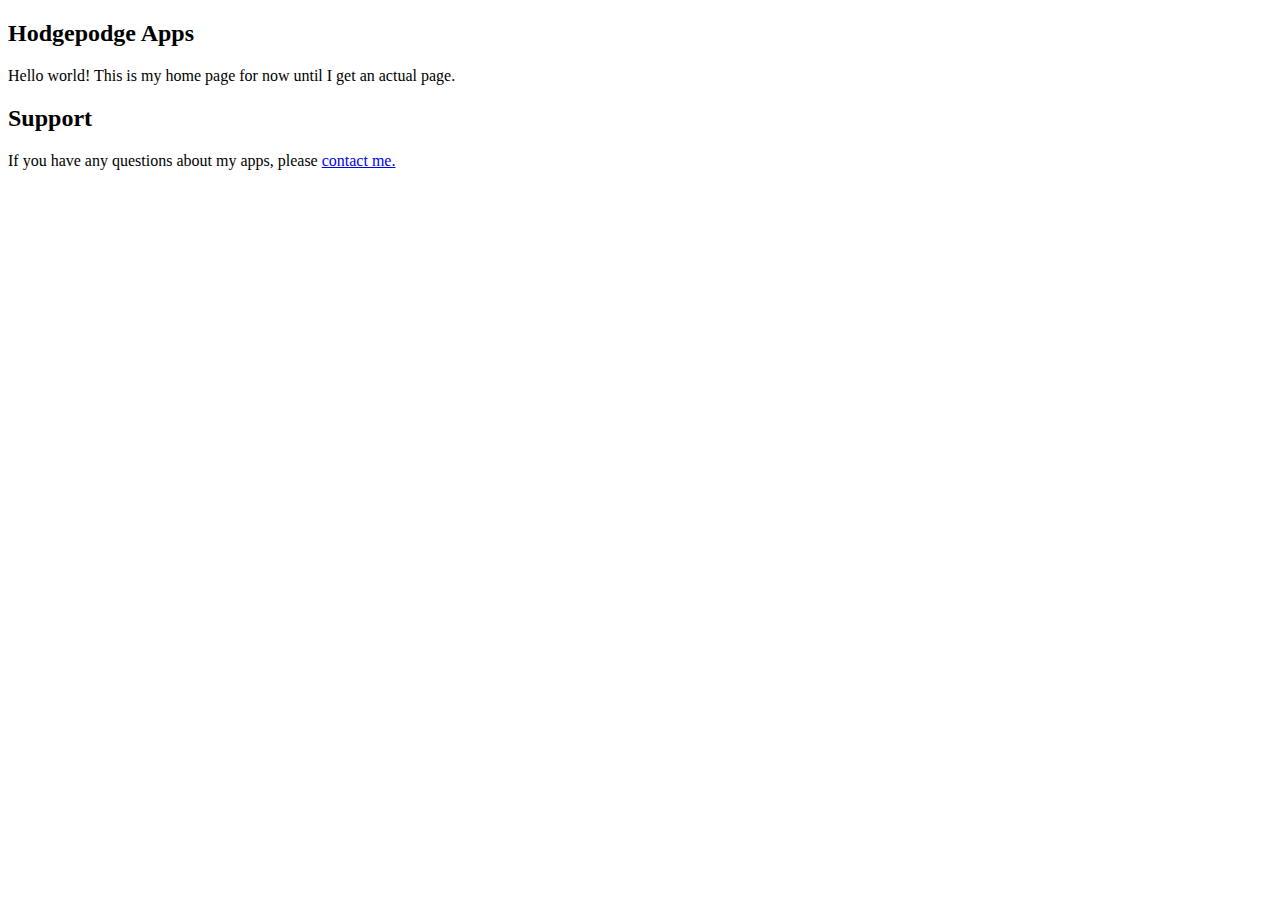
<file: index.html>
<!DOCTYPE html>
<html lang="en">
<body>
	<h2>Hodgepodge Apps</h2>
	<p>Hello world! This is my home page for now until I get an actual page.</p>
	<h2>Support</h2>
	<p>If you have any questions about my apps, please <a href="mailto:casey@hodgepodgeapps.com?subject=Support%20Request">contact me.</a></p>
</body>
</html>
</file>
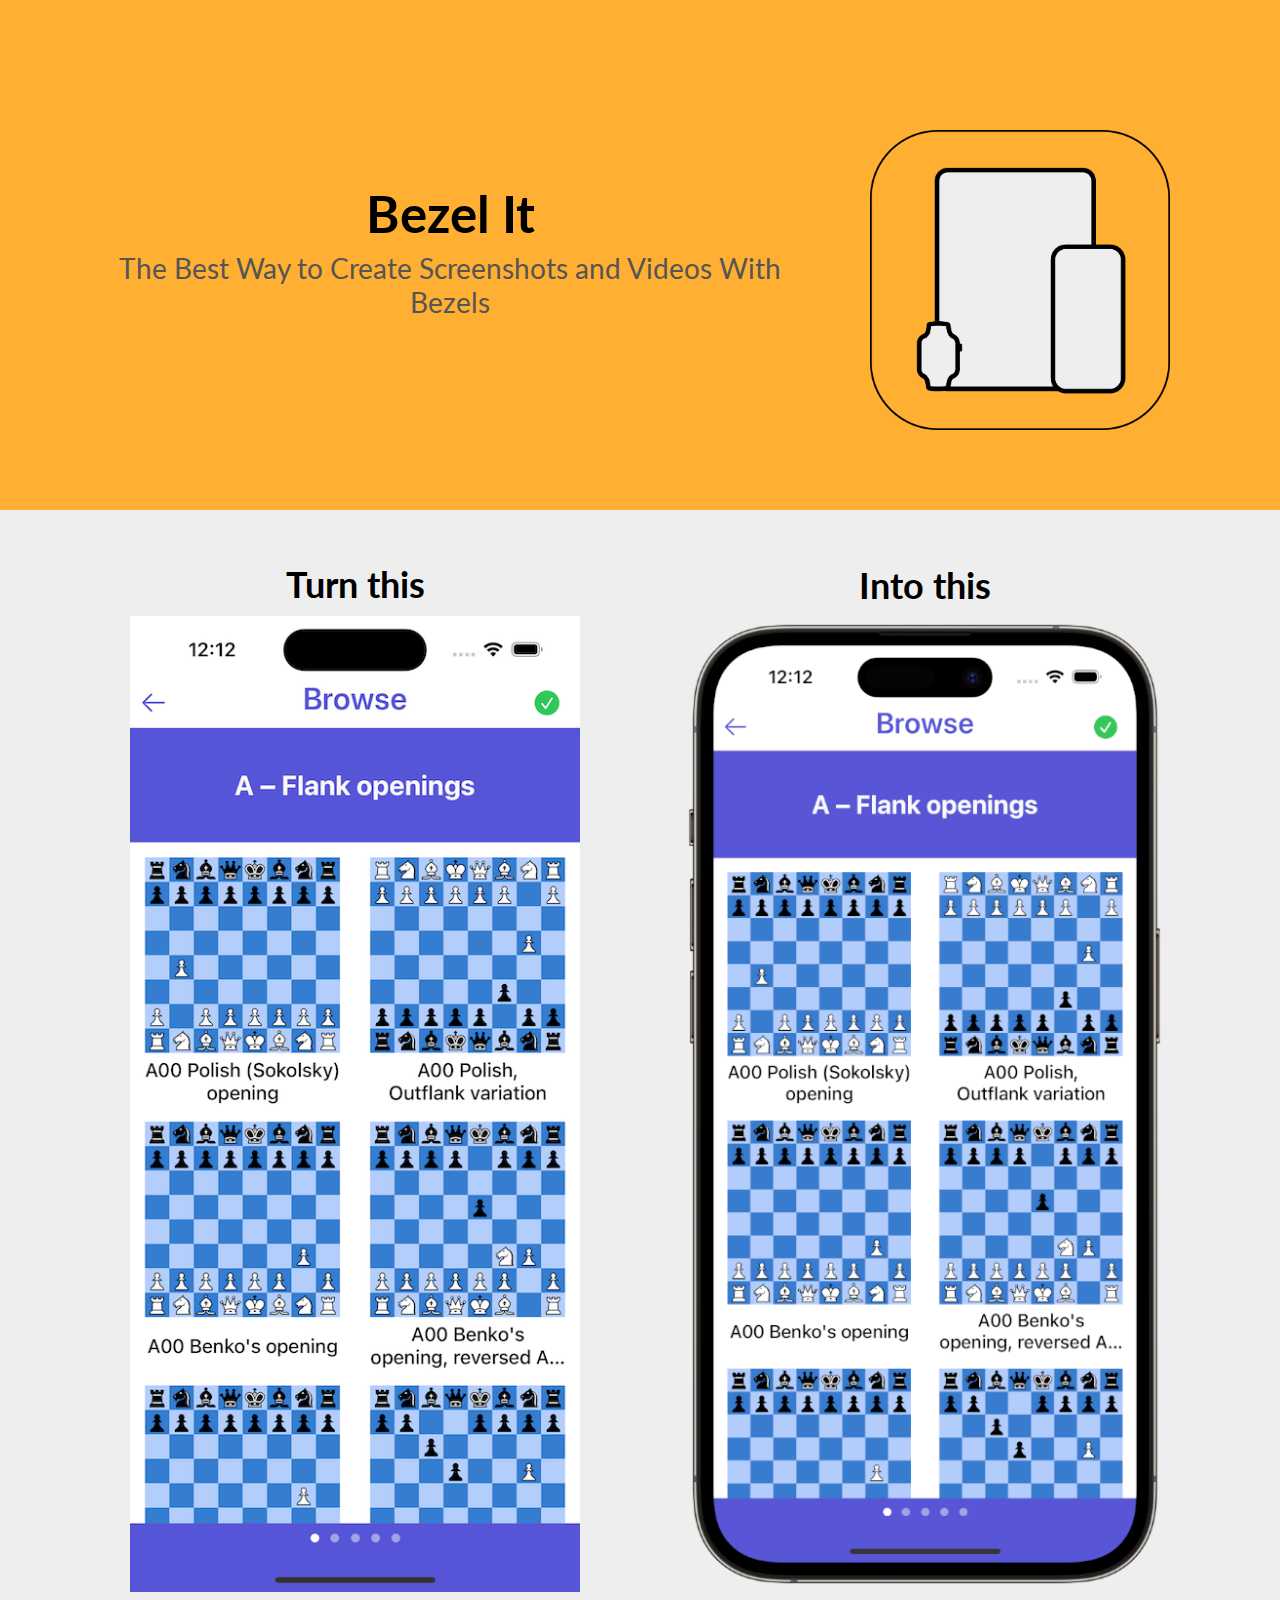
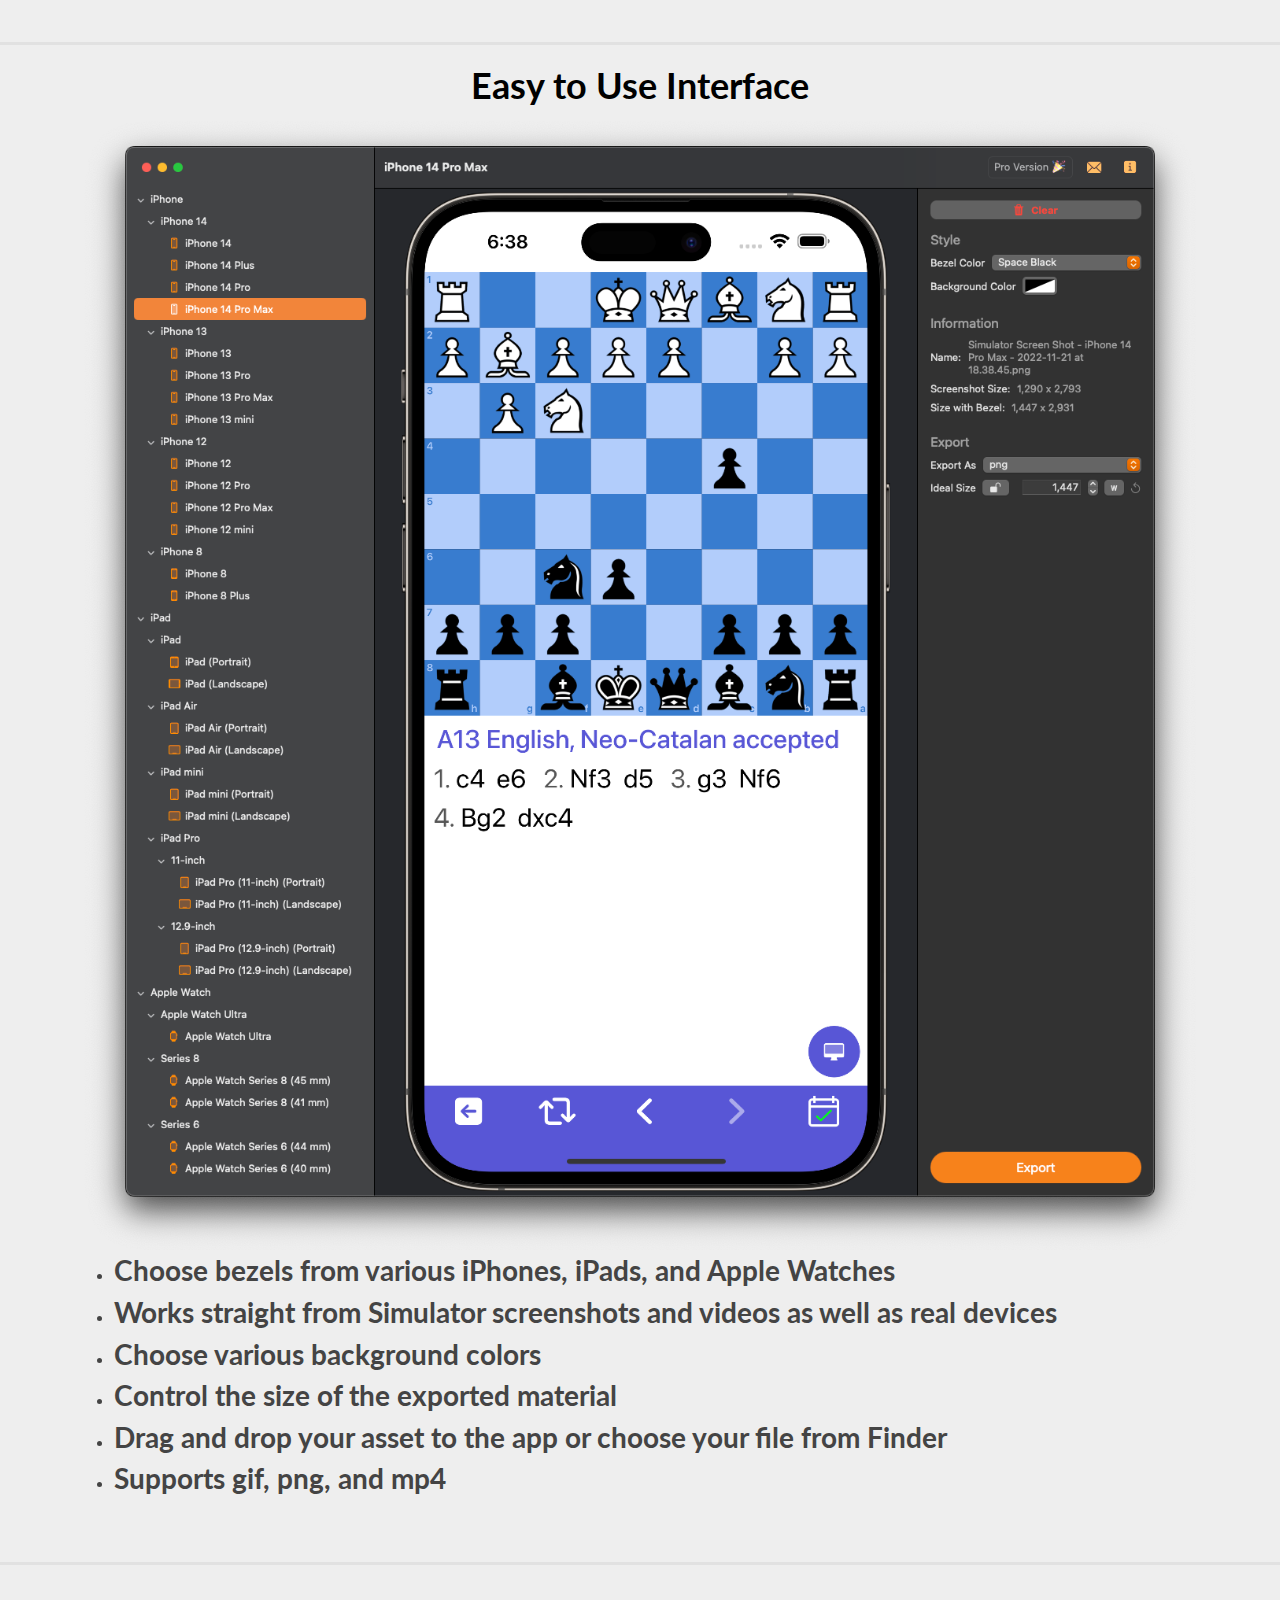
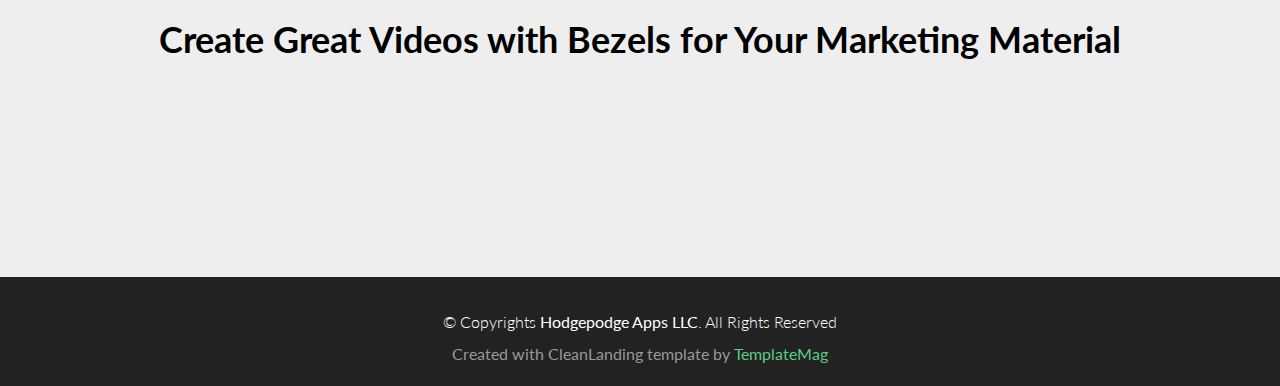
<file: bezel-it/index.html>
<!DOCTYPE html>
<html lang="en">
<head>
  <meta charset="utf-8">
  <title>Bezel It</title>
  <meta content="width=device-width, initial-scale=1.0" name="viewport">
  <meta content="" name="keywords">
  <meta content="" name="description">

  <!-- Favicons -->
  <link href="./img/icon.png" rel="icon">
  <link href="./img/icon.png" rel="apple-touch-icon">

  <!-- Google Fonts -->
  <link href="https://fonts.googleapis.com/css?family=Lato:300,400,700,900" rel="stylesheet">

  <!-- Bootstrap CSS File -->
  <link href="../lib/bootstrap/css/bootstrap.min.css" rel="stylesheet">

  <!-- Main Stylesheet File -->
  <link href="./css/style.css" rel="stylesheet">
</head>

<body>

  <div id="header">
    <div class="container">
      <div class="row centered">
        <div class="col-md-8 my-auto mtb">
          <h1>Bezel It</h1>
          <h3>The Best Way to Create Screenshots and Videos With Bezels</h3>
        </div>

        <div class="col-md-4 mt">
          <img src="img/icon.png" class="img-fluid" width="300px">
        </div>
      </div>
      <!--/row -->
    </div>
    <!-- /.container -->
  </div>
  <!--/Header -->

  <div class="container mtb">
    <div class="row centered">
      <div class="col-md-6 my-auto">
        <h2>Turn this</h2>
        <img src="img/iphone14-bezelless.png" class="img-fluid" width="450px">
      </div>
      <div class="col-md-6 my-auto">
        <h2>Into this</h2>
        <img src="img/iphone14-bezel.png" class="img-fluid" width="480px">
      </div>
    </div>
    <!-- /row -->
  </div>
  <!--/container -->

  <hr class="solid">

  <div id="daily-opening">
    <div class="container mb">
      <div class="row">
        <div>
          <h2 class="centered">Easy to Use Interface</h2>
          <img src="img/Bezel-Screenshot.png" class="img-fluid">
        </div>
        <div>
          <ul>
            <li><h3>Choose bezels from various iPhones, iPads, and Apple Watches</h3></li>
            <li><h3>Works straight from Simulator screenshots and videos as well as real devices</h3></li>
            <li><h3>Choose various background colors</h3></li>
            <li><h3>Control the size of the exported material</h3></li>
            <li><h3>Drag and drop your asset to the app or choose your file from Finder</h3></li>
            <li><h3>Supports gif, png, and mp4</h3></li>
          </ul>
        </div>
      </div>
      <!--/row -->
    </div>
  </div>

  <hr class="solid">

  <div class="container mtb">
    <div class="row centered">
      <div class="col-md-12 centered">
        <h2>Create Great Videos with Bezels for Your Marketing Material</h2>
        <video autoplay loop muted playsinline width="100%">
          <source src="img/iphone14-bezel-vid.mp4" type="video/mp4">
        </video>
      </div>
    </div>
    <!-- /row -->
  </div>

  <div id="copyrights">
    <div class="container">
      <p>
        &copy; Copyrights <strong>Hodgepodge Apps LLC</strong>. All Rights Reserved
      </p>
      <div class="credits">
        <!--
          You are NOT allowed to delete the credit link to TemplateMag with free version.
          You can delete the credit link only if you bought the pro version.
          Buy the pro version with working PHP/AJAX contact form: https://templatemag.com/cleanlanding-bootstrap-landing-template/
          Licensing information: https://templatemag.com/license/
        -->
        Created with CleanLanding template by <a href="https://templatemag.com/">TemplateMag</a>
      </div>
    </div>
  </div>
  <!-- / copyrights -->

  <!-- JavaScript Libraries -->
  <script src="../lib/bootstrap/js/bootstrap.min.js"></script>
</body>
</html>
</file>
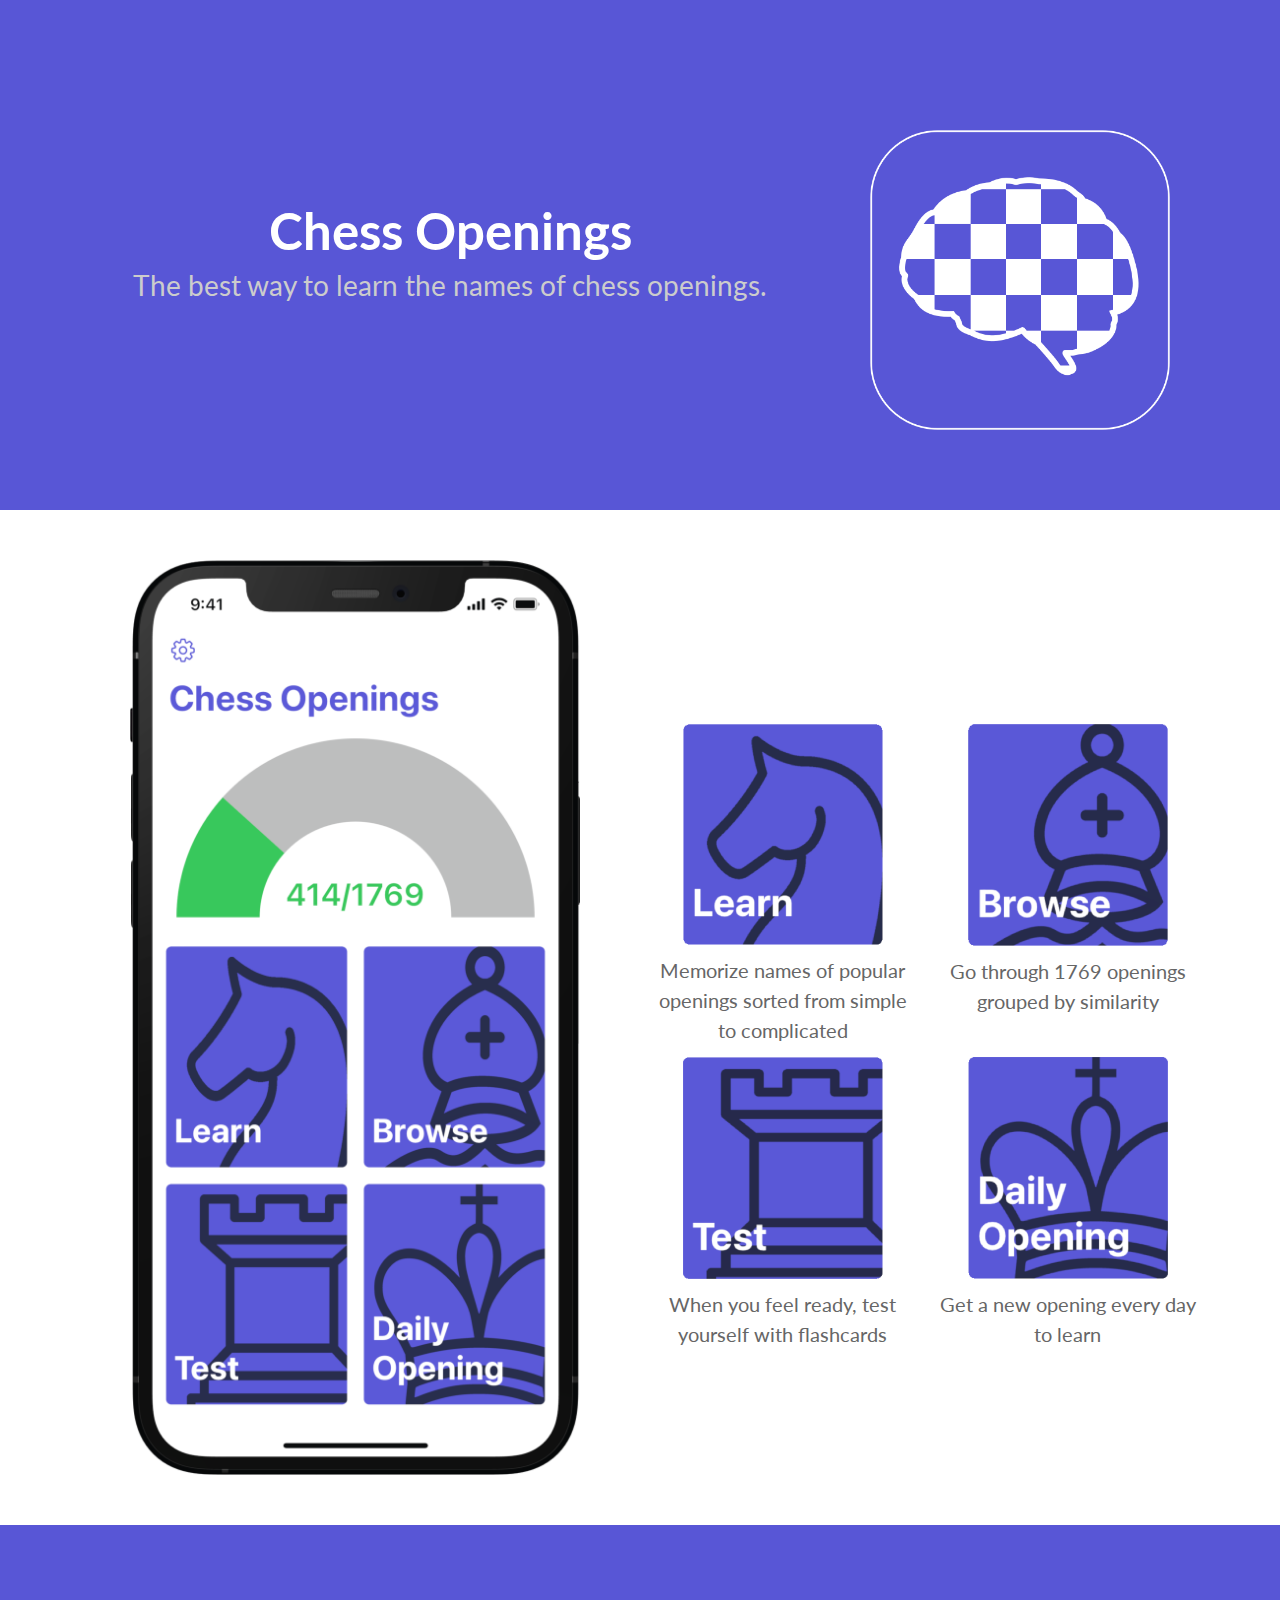
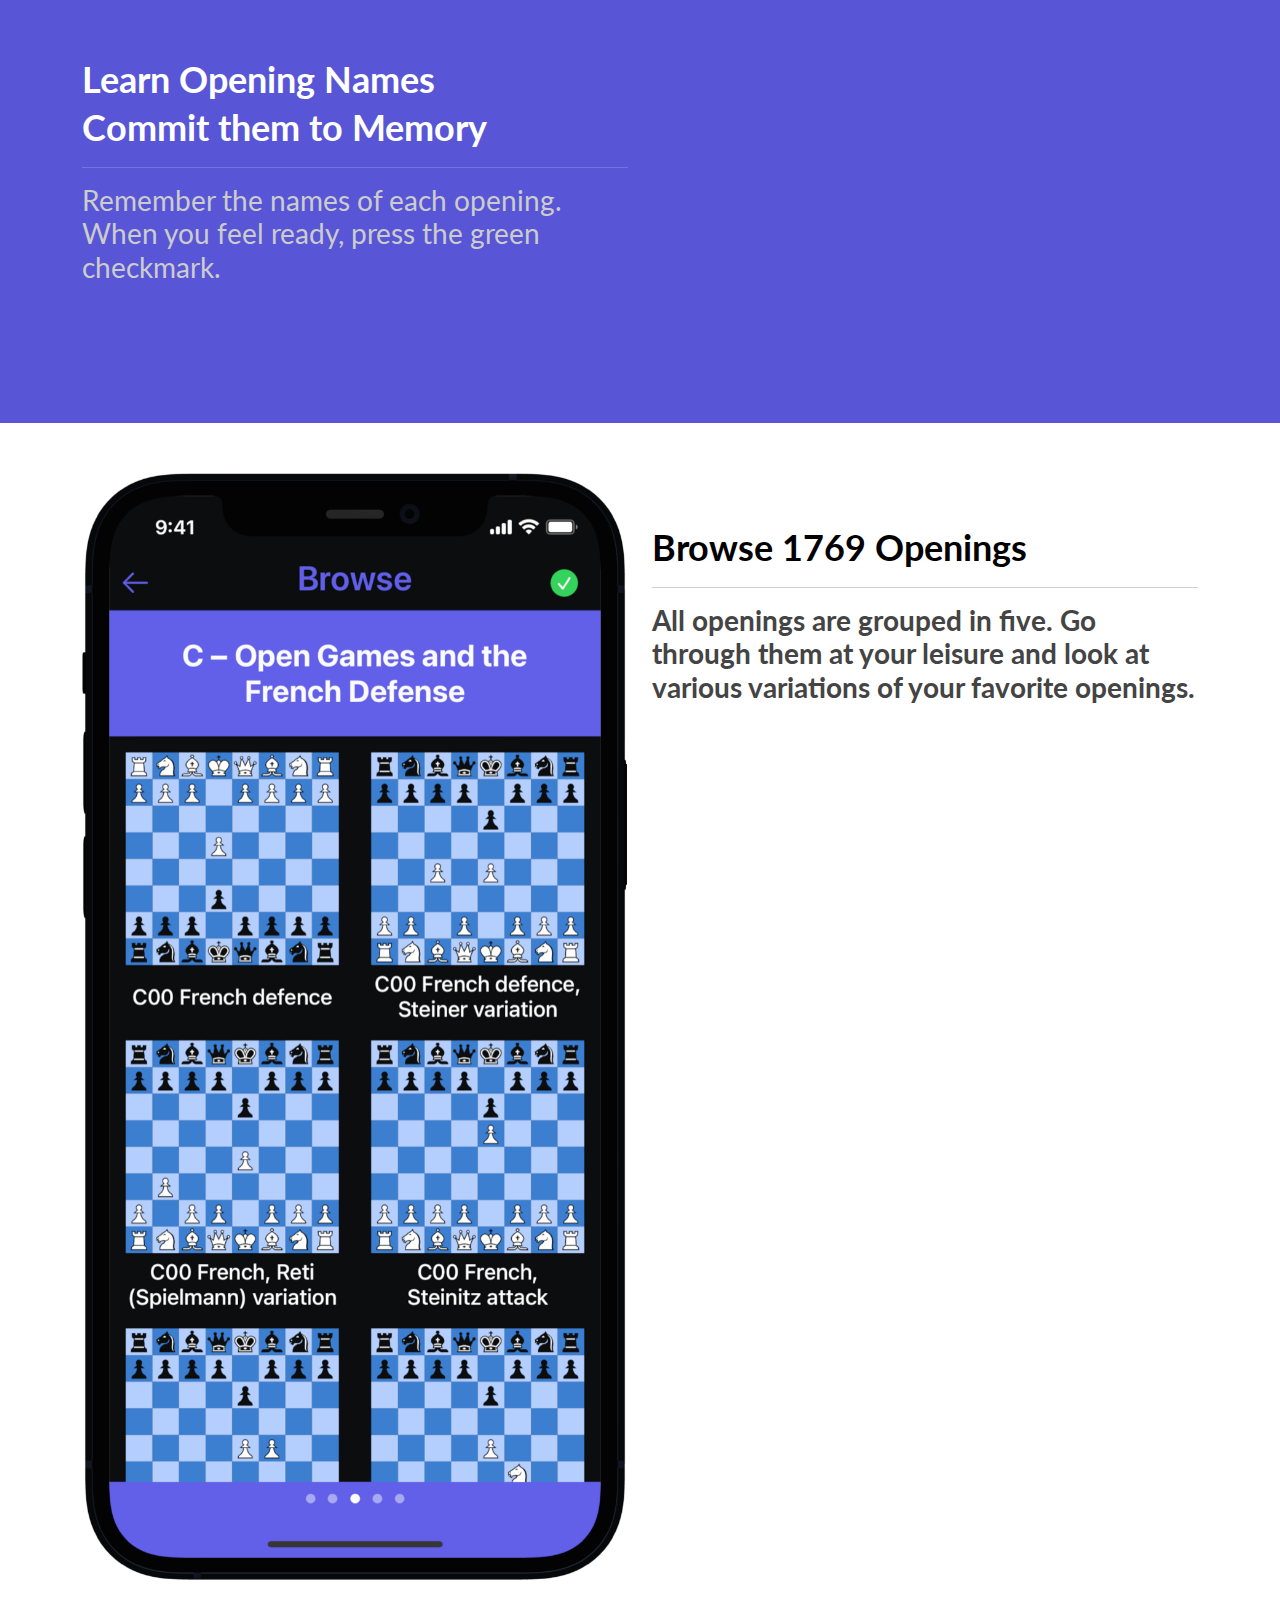
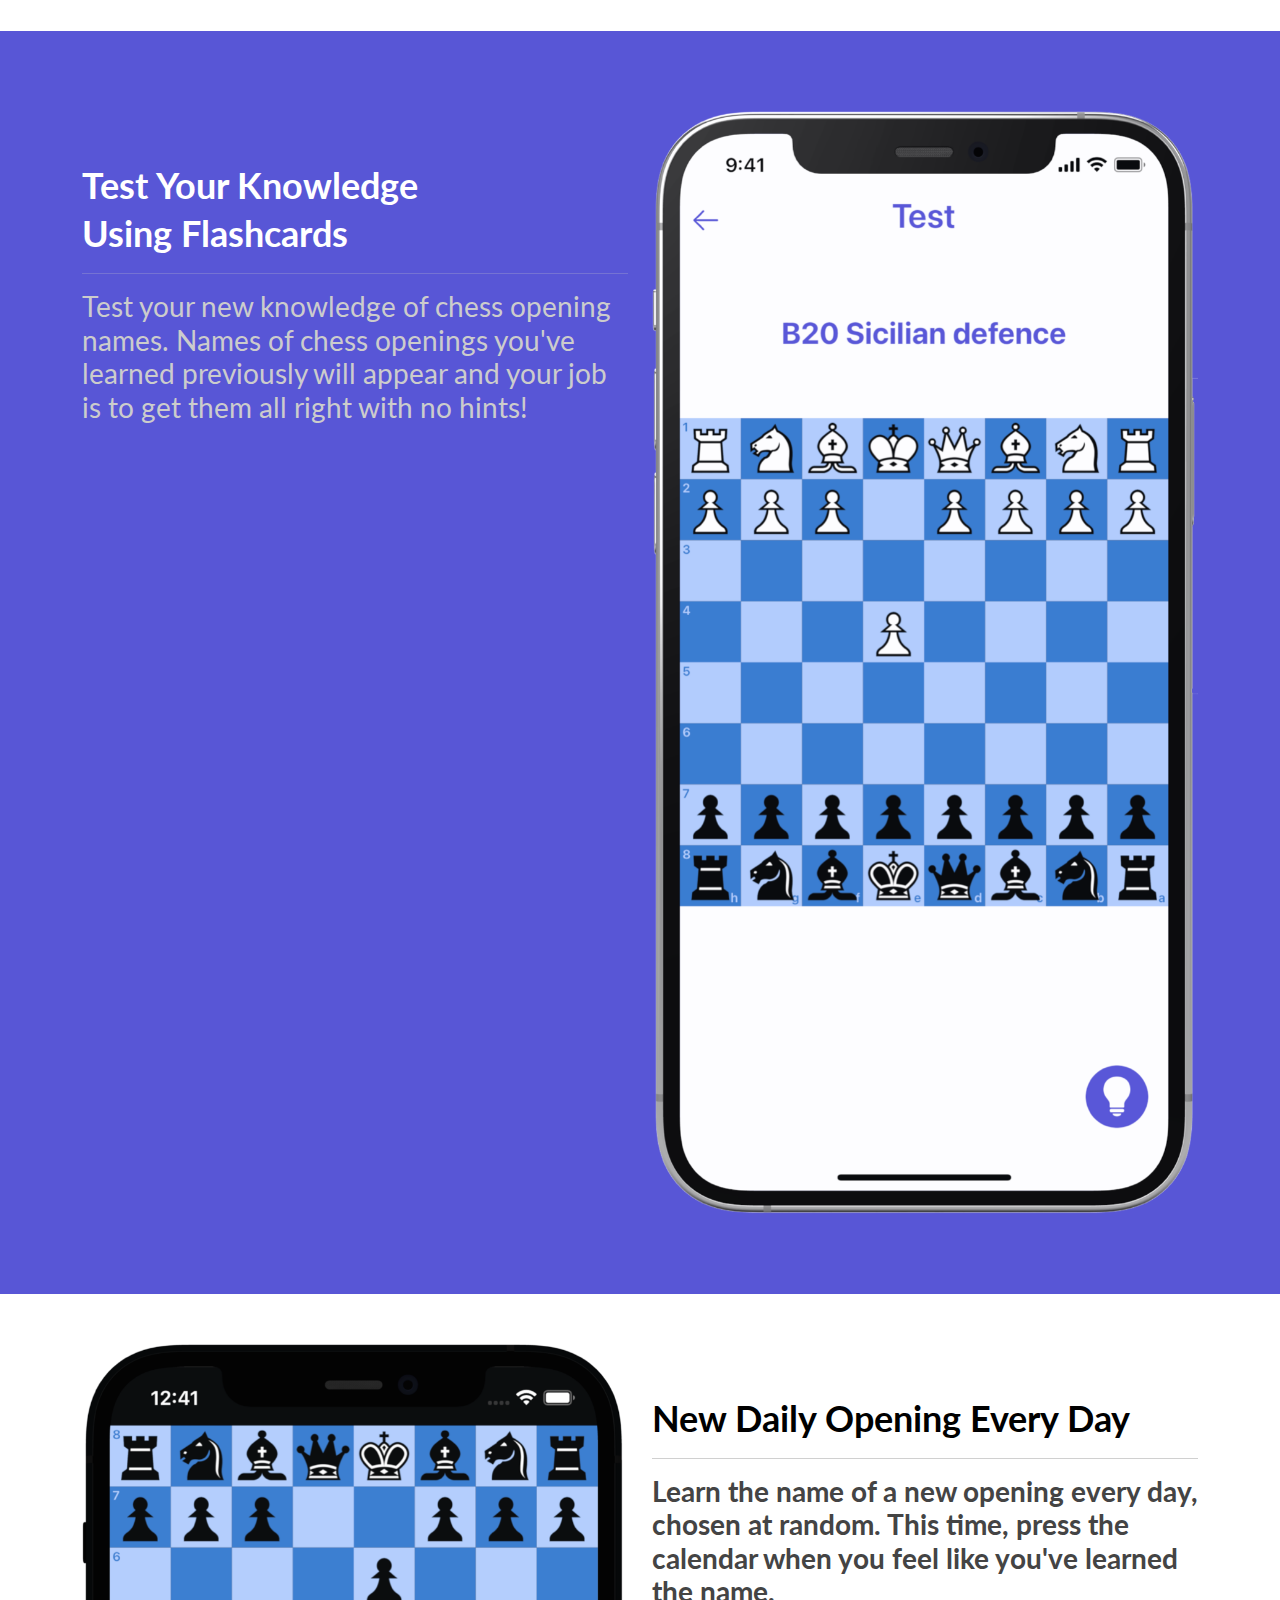
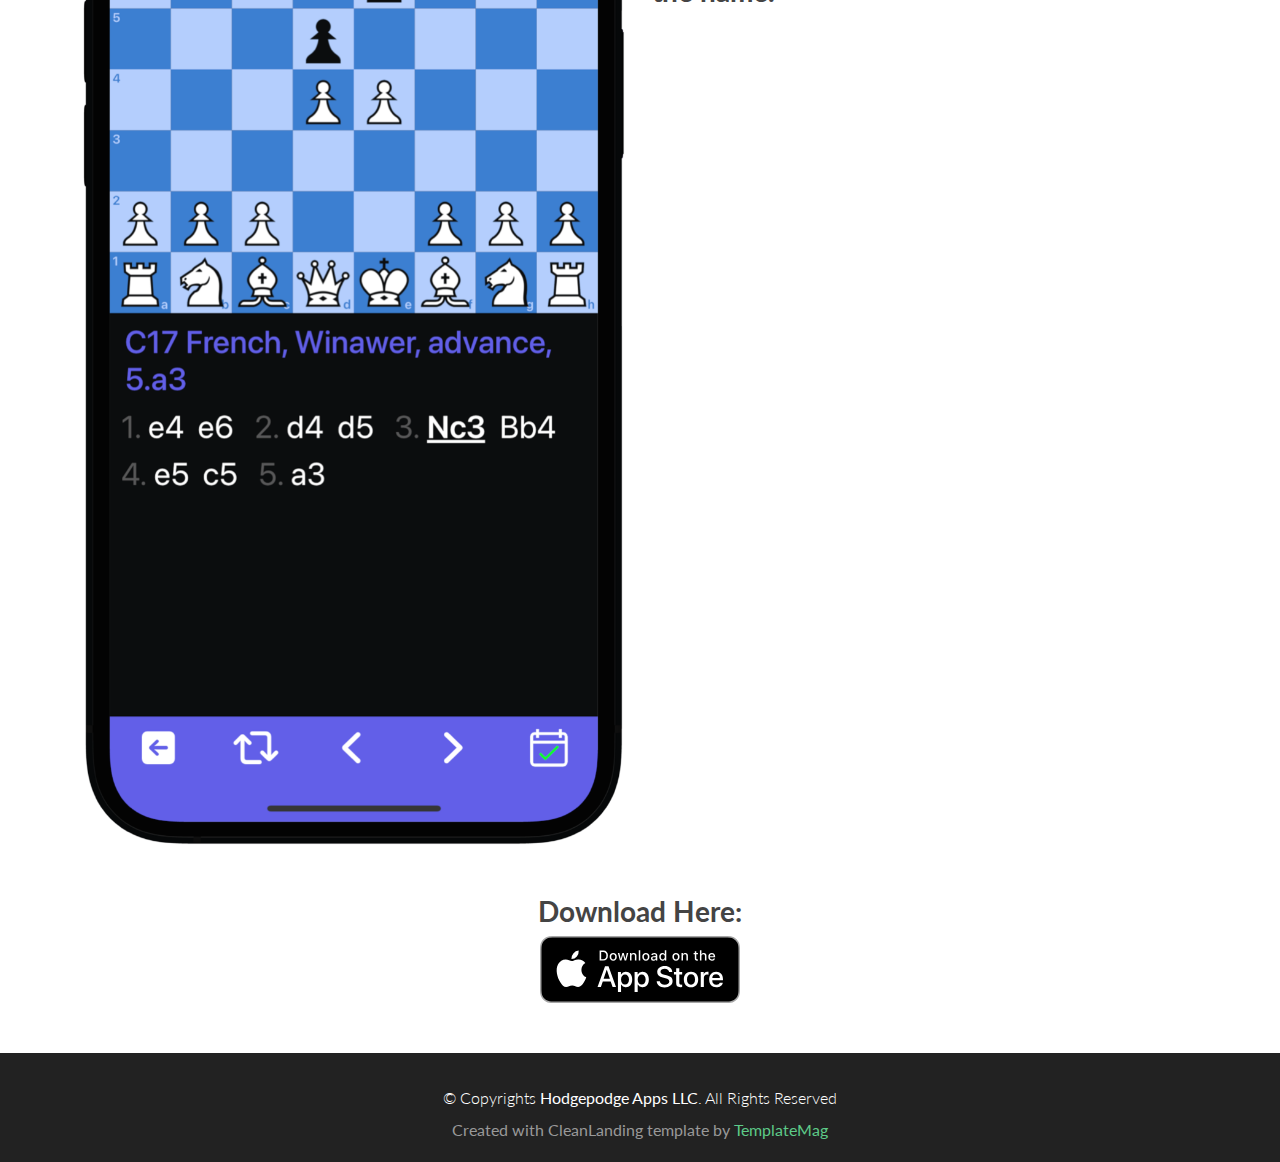
<file: chess-openings/index.html>
<!DOCTYPE html>
<html lang="en">
<head>
  <meta charset="utf-8">
  <title>Chess Openings</title>
  <meta content="width=device-width, initial-scale=1.0" name="viewport">
  <meta content="" name="keywords">
  <meta content="" name="description">

  <!-- Favicons -->
  <link href="./img/icon.png" rel="icon">
  <link href="./img/icon.png" rel="apple-touch-icon">

  <!-- Google Fonts -->
  <link href="https://fonts.googleapis.com/css?family=Lato:300,400,700,900" rel="stylesheet">

  <!-- Bootstrap CSS File -->
  <link href="../lib/bootstrap/css/bootstrap.min.css" rel="stylesheet">

  <!-- Main Stylesheet File -->
  <link href="./css/style.css" rel="stylesheet">

  <!-- =======================================================
    Template Name: CleanLanding
    Template URL: https://templatemag.com/cleanlanding-bootstrap-landing-template/
    Author: TemplateMag.com
    License: https://templatemag.com/license/
  ======================================================= -->
</head>

<body>

  <div id="header">
    <div class="container">
      <div class="row centered">
        <div class="col-md-8 my-auto mtb">
          <h1>Chess Openings</h1>
          <h3>The best way to learn the names of chess openings.</h3>
        </div>

        <div class="col-md-4 mt">
          <img src="img/icon.png" class="img-fluid" width="300px">
        </div>
      </div>
      <!--/row -->
    </div>
    <!-- /.container -->
  </div>
  <!--/Header -->

  <div class="container mtb">
    <div class="row centered">
      <div class="col-md-6 big-box">
        <img src="img/home-iphone13.png" class="img-fluid" width="450px">
      </div>
      <div class="col-md-6 my-auto">
        <div class="row mt">
          <div class="col-md-6 mini-box">
            <a href="#learn"><img src="img/learn-icon.png" class="img-fluid" width="200px"></a>
            <p><b> Memorize names of popular openings sorted from simple to complicated </b></p>
          </div>
          <div class="col-md-6 mini-box">
            <a href="#browse"><img src="img/browse-icon.png" class="img-fluid" width="200px"></a>
            <p><b> Go through 1769 openings grouped by similarity </b></p> 
          </div>
        </div>
        <div class="row">
          <div class="col-md-6 mini-box">
            <a href="#test"><img src="img/test-icon.png" class="img-fluid" width="200px"></a>
            <p><b> When you feel ready, test yourself with flashcards </b></p> 
          </div>
          <div class="col-md-6 mini-box">
            <a href="#daily-opening"><img src="img/daily-opening-icon.png" class="img-fluid" width="200px"></a>
            <p><b> Get a new opening every day to learn </b></p> 
          </div>
        </div>
      </div>
    </div>
    <!-- /row -->
  </div>
  <!--/container -->

  <div id="learn">
    <div id="header">
      <div class="container">
        <div class="row">
          <div class="col-md-6 mtb">
            <h2>Learn Opening Names<br/>Commit them to Memory</h2>
            <hr>
            <h3>Remember the names of each opening. When you feel ready, press the green checkmark.</h3>
          </div>
          <div class="col-md-6 centered">
            <video autoplay loop muted playsinline width="100%">
              <source src="img/LearnVideo.mp4" type="video/mp4">
            </video>
          </div>
        </div>
      </div>
    </div>
  </div>
  <!--/Header 2 -->

  <div id="browse">
    <div class="container mb">
      <div class="row">
        <div class="col-md-6 centered">
          <img src="img/browse-iphone13.png" class="img-fluid" width="100%">
        </div>
        <div class="col-md-6 mtb">
          <h2>Browse 1769 Openings</h2>
          <hr>
          <h3>All openings are grouped in five. Go through them at your leisure and look at various variations of your favorite openings.</h3>
        </div>
      </div>
    </div>
  </div>
  <!-- /.container -->

  <div id="test">
    <div id="header">
      <div class="container">
        <div class="row">
          <div class="col-md-6 mtb">
            <h2>Test Your Knowledge<br/>Using Flashcards</h2>
            <hr>
            <h3>Test your new knowledge of chess opening names. Names of chess openings you've learned previously will appear and your job is to get them all right with no hints!</h3>
          </div>
          <div class="col-md-6 centered">
            <img src="img/test-iphone13.png" class="img-fluid" width="100%">
          </div>
        </div>
        <!--/row -->
      </div>
      <!-- /.container -->
    </div>
  </div>
  <!--/Header 2 -->

  <div id="daily-opening">
    <div class="container mb">
      <div class="row">
        <div class="col-md-6 centered">
          <img src="img/daily-opening-iphone13.png" class="img-fluid" width="100%">
        </div>
        <div class="col-md-6 mtb">
          <h2>New Daily Opening Every Day</h2>
          <hr>
          <h3>Learn the name of a new opening every day, chosen at random. This time, press the calendar when you feel like you've learned the name.</h3>
        </div>
      </div>
      <!--/row -->
      <div class="row">
        <div class="col mt centered">
          <h3>Download Here:</h3>
          <a href="https://apps.apple.com/rs/app/chess-openings-train-retain/id1459782470"><img src="img/Download_on_the_App_Store_Black.svg" width="200px"></a>
        </div>
      </div>
    </div>
  </div>
  <!-- /.container -->

  <div id="copyrights">
    <div class="container">
      <p>
        &copy; Copyrights <strong>Hodgepodge Apps LLC</strong>. All Rights Reserved
      </p>
      <div class="credits">
        <!--
          You are NOT allowed to delete the credit link to TemplateMag with free version.
          You can delete the credit link only if you bought the pro version.
          Buy the pro version with working PHP/AJAX contact form: https://templatemag.com/cleanlanding-bootstrap-landing-template/
          Licensing information: https://templatemag.com/license/
        -->
        Created with CleanLanding template by <a href="https://templatemag.com/">TemplateMag</a>
      </div>
    </div>
  </div>
  <!-- / copyrights -->

  <!-- JavaScript Libraries -->
  <script src="../lib/bootstrap/js/bootstrap.min.js"></script>
</body>
</html>
</file>
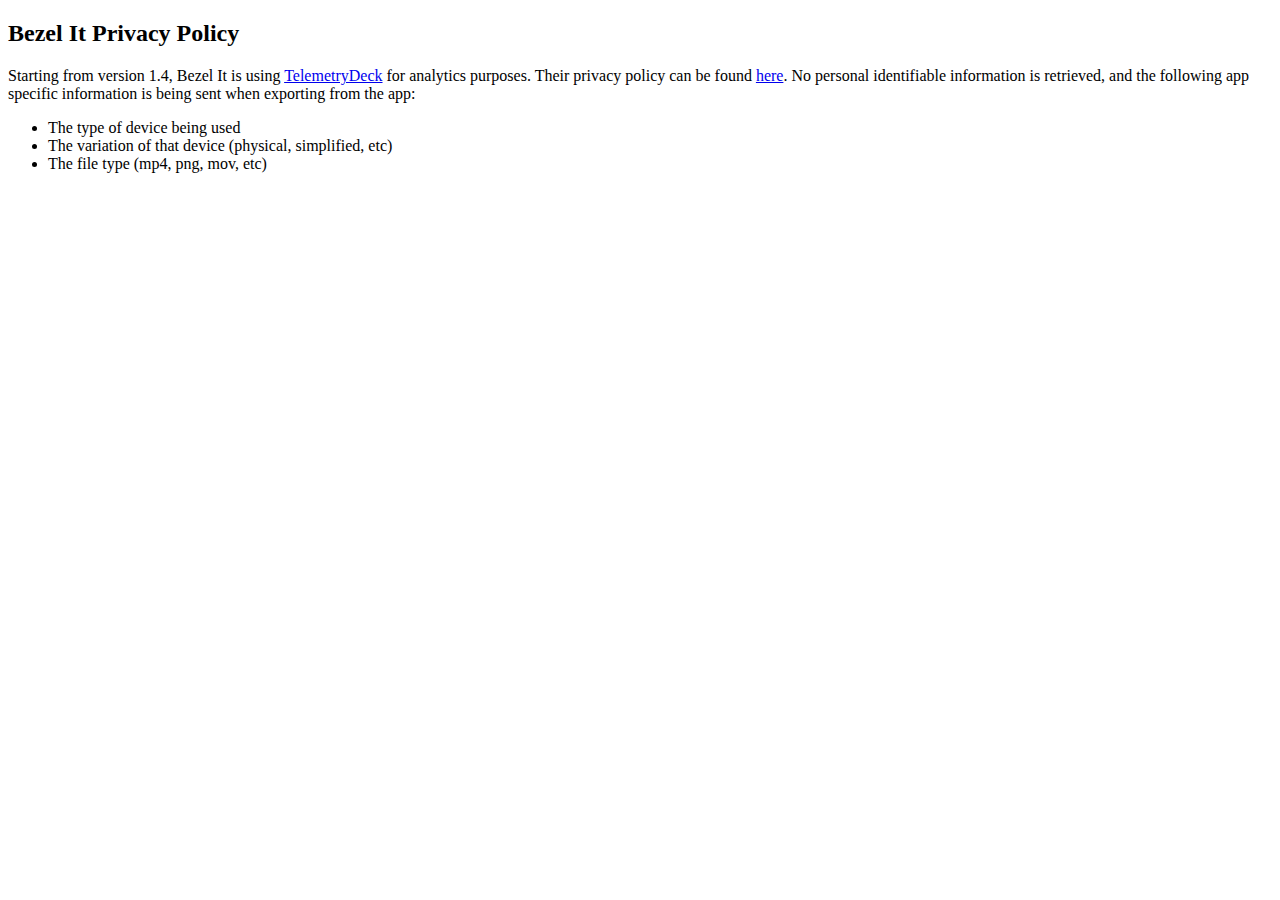
<file: bezel-it/privacy-policy/index.html>
<!DOCTYPE html>
<html lang="en">
<body>
<h2>Bezel It Privacy Policy</h2>
<p>Starting from version 1.4, Bezel It is using <a href="https://telemetrydeck.com/">TelemetryDeck</a> for analytics purposes. Their privacy policy can be found <a href="https://telemetrydeck.com/privacy/">here</a>. No personal identifiable information is retrieved, and the following app specific information is being sent when exporting from the app:</p>

<ul>
  <li>The type of device being used</li>
  <li>The variation of that device (physical, simplified, etc)</li>
  <li>The file type (mp4, png, mov, etc)</li>
</ul>

</body>
</html>
</file>
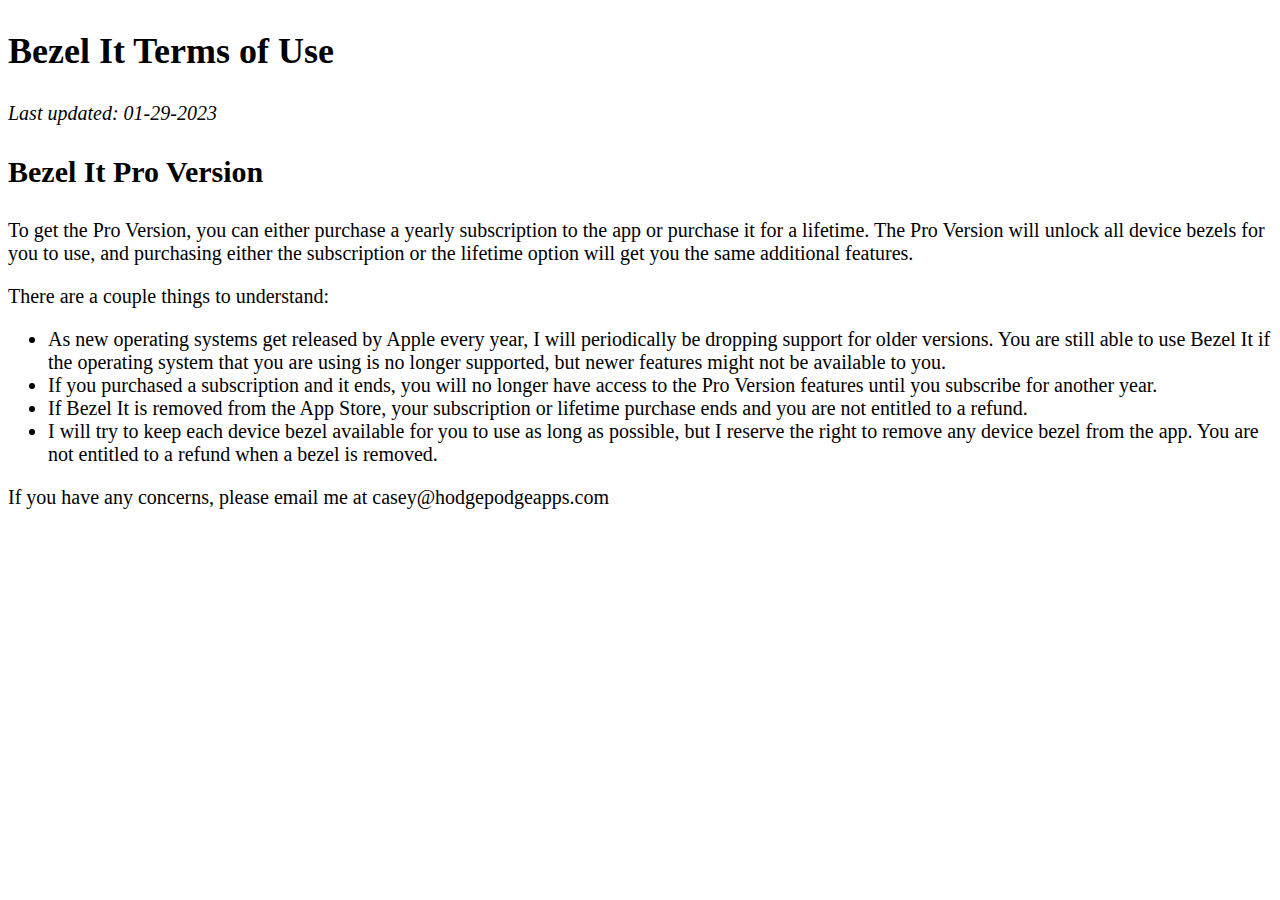
<file: bezel-it/terms/index.html>
<!DOCTYPE html>
<html lang="en">
<head>
  <!-- Main Stylesheet File -->
  <link href="style.css" rel="stylesheet">
</head>
<body>
<h2>Bezel It Terms of Use</h2>
<p><i>Last updated: 01-29-2023</i></p>
<h3>Bezel It Pro Version</h3>
<p>To get the Pro Version, you can either purchase a yearly subscription to the app or purchase it for a lifetime. The Pro Version will unlock all device bezels for you to use, and purchasing either the subscription or the lifetime option will get you the same additional features.</p>
<p>There are a couple things to understand:</p>
<ul>
<li>As new operating systems get released by Apple every year, I will periodically be dropping support for older versions. You are still able to use Bezel It if the operating system that you are using is no longer supported, but newer features might not be available to you.</li>
<li>If you purchased a subscription and it ends, you will no longer have access to the Pro Version features until you subscribe for another year.</li>
<li>If Bezel It is removed from the App Store, your subscription or lifetime purchase ends and you are not entitled to a refund.</li>
<li>I will try to keep each device bezel available for you to use as long as possible, but I reserve the right to remove any device bezel from the app. You are not entitled to a refund when a bezel is removed.</li>
</ul>
<p>If you have any concerns, please email me at casey@hodgepodgeapps.com</p>
</body>
</html>
</file>
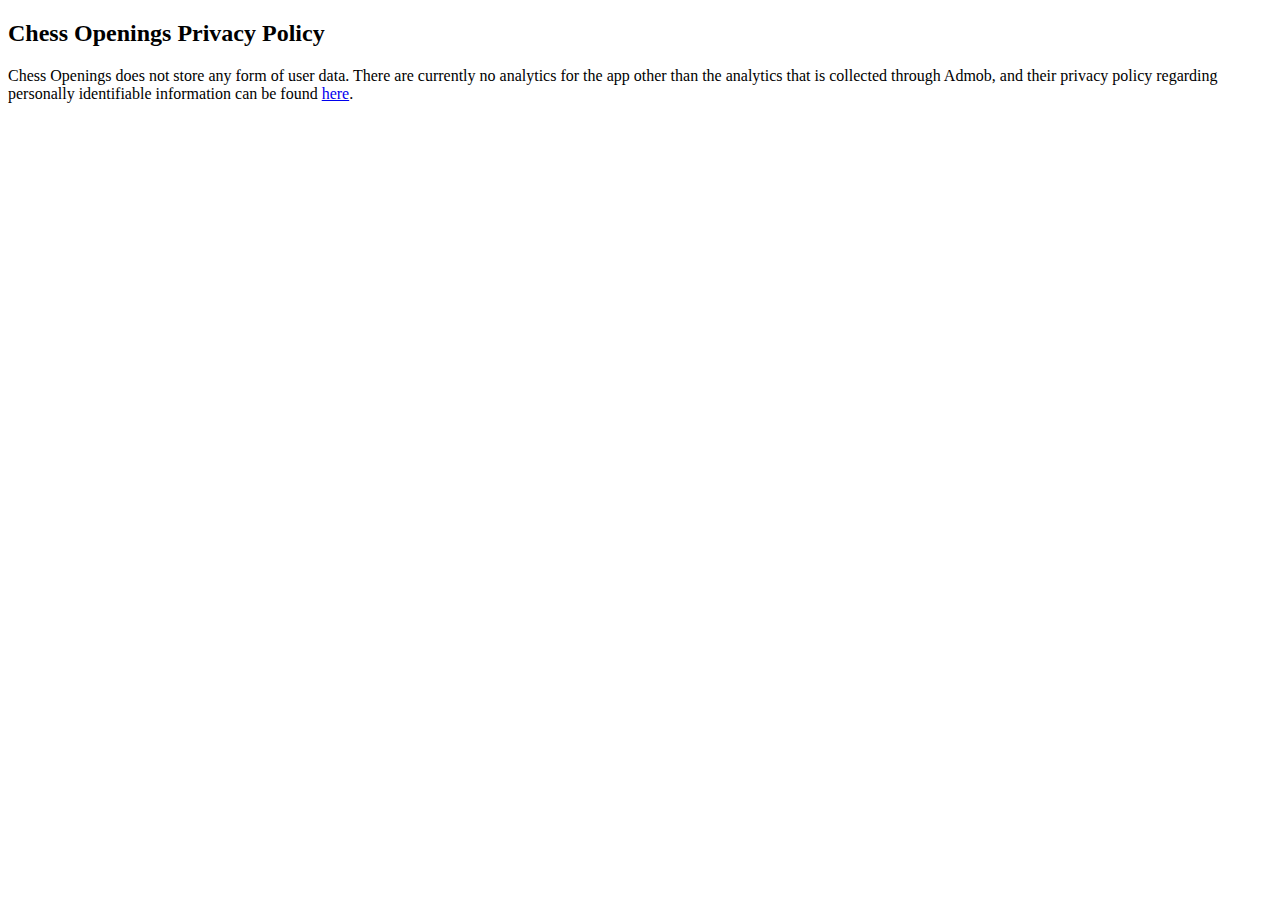
<file: chess-openings/privacy-policy/index.html>
<!DOCTYPE html>
<html lang="en">
<body>
<h2>Chess Openings Privacy Policy</h2>
<p>Chess Openings does not store any form of user data. There are currently no analytics for the app other than the analytics that is collected through Admob, and their privacy policy regarding personally identifiable information can be found <a href="https://support.google.com/admob/answer/7686480?hl=en&ref_topic=9756841">here</a>.</p>
</body>
</html>
</file>
<file: bezel-it/terms/style.css>
h2 {
  font-size: 36px;
}

h3 {
  font-size: 30px;
}

p, li {
  font-size: 20px;
}
</file>
<file: bezel-it/css/style.css>
/**
* Template Name: CleanLanding
* Template URL: https://templatemag.com/cleanlanding-bootstrap-landing-template/
* Author: TemplateMag.com
* License: https://templatemag.com/license/
*/

/*	################################################################
	1. GENERAL STRUCTURES
################################################################# */

* {
  margin: 0;
  padding: 0px;
  font-family: 'Lato', sans-serif;
}

body {
  background: #EEEEEE;
  margin: 0;
  color: #444;
}

h1, h2, h3, h4, h5, h6 {
  font-family: 'Lato', sans-serif;
  font-weight: 700;
}

h1 {
  color: #000000;
}

h2 {
  color: #000000;
  font-size: 36px;
  line-height: 48px;
}

p {
  padding: 0;
  margin-bottom: 12px;
  font-family: 'Lato', sans-serif;
  font-weight: 300;
  font-size: 20px;
  line-height: 30px;
  color: #666;
  margin-top: 10px;
}

html, body {
  height: 100%;
  scroll-behavior: smooth;
}

.alignleft {
  float: left;
}

.alignright {
  float: right;
}

.aligncenter {
  margin-left: auto;
  margin-right: auto;
  display: block;
  clear: both;
}

.centered {
  text-align: center
}

.mt {
  margin-top: 50px;
}

.mb {
  margin-bottom: 50px;
}

.mtb {
  margin-top: 50px;
  margin-bottom: 50px;
}

.ptb {
  padding-top: 80px;
  padding-bottom: 80px;
}

.clear {
  clear: both;
  display: block;
  font-size: 0;
  height: 0;
  line-height: 0;
  width: 100%;
}

::-moz-selection {
  color: #fff;
  text-shadow: none;
  background: #2B2E31;
}

::selection {
  color: #fff;
  text-shadow: none;
  background: #2B2E31;
}

*, *:after, *:before {
  -webkit-box-sizing: border-box;
  -moz-box-sizing: border-box;
  box-sizing: border-box;
  padding: 0;
  margin: 0;
}

a {
  padding: 0;
  margin: 0;
  text-decoration: none;
  -webkit-transition: background-color .4s linear, color .4s linear;
  -moz-transition: background-color .4s linear, color .4s linear;
  -o-transition: background-color .4s linear, color .4s linear;
  -ms-transition: background-color .4s linear, color .4s linear;
  transition: background-color .4s linear, color .4s linear;
}

a:hover, a:focus {
  text-decoration: none;
  color: #696E74;
}

video {
  color: transparent;
  max-width: 480px;
}

/* Solid border */
hr.solid {
  border-top: 3px solid #bbb;
}

/* HEADER CONFIGURATION */

#header {
  background: #FFAF32;
  padding-top: 80px;
  padding-bottom: 80px;
  margin-bottom: 50px;
  color: #ccc;
}

#header h1 {
  color: #000000;
  font-size: 51px;
}

#header h2 {
  color: #ffffff;
  font-size: 36px;
  line-height: 48px;
}

#header h3 {
  color: #555555;
  font-weight: 400;
  font-size: 28px;
}

/*#header hr {
  width: 20%;
  border-bottom: 3px solid #ccc;
}*/

@media (max-width: 768px ) {
  #header {
    padding-top: 30px;
  }
  .mt {
    margin-top: 30px;
  }
}

.btn-trans {
  background: transparent;
  color: #636c6c;
  font-weight: 700;
  border: 3px solid #ccc;
  border-radius: 30px;
  font-size: 16px;
}

.btn-trans:hover {
  background: white;
  color: #444;
}

.btn-green2 {
  color: #fff;
  font-size: 18px;
  min-height: 60px;
  border-radius: 40px;
  text-decoration: none;
  display: inline-block;
  line-height: 24px;
  padding: 16px 30px 20px;
  z-index: 1;
  position: relative;
  border: none;
  background: #5dca88;
}

.btn-green2:hover {
  background: #21b191;
  color: white;
}

/* FOOTER*/

#f {
  background: #2d312f;
  color: #8c9494;
  padding-top: 50px;
  padding-bottom: 50px;
}

#f h4 {
  color: #8c9494;
}

#f a {
  color: #5dca88;
}

#f a:hover {
  color: #8c9494;
}

/* Copyrights */

#copyrights {
  background: #222222;
  padding: 20px 0;
  text-align: center;
}

#copyrights p {
  margin-bottom: 5px;
  color: #fff;
  font-size: 16px;
}

#copyrights a {
  color: #5dca88;
}

.credits {
  color: #999;
}
</file>
<file: chess-openings/css/style.css>
/**
* Template Name: CleanLanding
* Template URL: https://templatemag.com/cleanlanding-bootstrap-landing-template/
* Author: TemplateMag.com
* License: https://templatemag.com/license/
*/

/*	################################################################
	1. GENERAL STRUCTURES
################################################################# */

* {
  margin: 0;
  padding: 0px;
  font-family: 'Lato', sans-serif;
}

body {
  background: #fff;
  margin: 0;
  color: #444;
}

h1, h2, h3, h4, h5, h6 {
  font-family: 'Lato', sans-serif;
  font-weight: 700;
}

h1 {
  color: #000000;
}

h2 {
  color: #000000;
  font-size: 36px;
  line-height: 48px;
}

p {
  padding: 0;
  margin-bottom: 12px;
  font-family: 'Lato', sans-serif;
  font-weight: 300;
  font-size: 20px;
  line-height: 30px;
  color: #666;
  margin-top: 10px;
}

html, body {
  height: 100%;
  scroll-behavior: smooth;
}

.alignleft {
  float: left;
}

.alignright {
  float: right;
}

.aligncenter {
  margin-left: auto;
  margin-right: auto;
  display: block;
  clear: both;
}

.centered {
  text-align: center
}

.mt {
  margin-top: 50px;
}

.mb {
  margin-bottom: 50px;
}

.mtb {
  margin-top: 50px;
  margin-bottom: 50px;
}

.ptb {
  padding-top: 80px;
  padding-bottom: 80px;
}

.clear {
  clear: both;
  display: block;
  font-size: 0;
  height: 0;
  line-height: 0;
  width: 100%;
}

::-moz-selection {
  color: #fff;
  text-shadow: none;
  background: #2B2E31;
}

::selection {
  color: #fff;
  text-shadow: none;
  background: #2B2E31;
}

*, *:after, *:before {
  -webkit-box-sizing: border-box;
  -moz-box-sizing: border-box;
  box-sizing: border-box;
  padding: 0;
  margin: 0;
}

a {
  padding: 0;
  margin: 0;
  text-decoration: none;
  -webkit-transition: background-color .4s linear, color .4s linear;
  -moz-transition: background-color .4s linear, color .4s linear;
  -o-transition: background-color .4s linear, color .4s linear;
  -ms-transition: background-color .4s linear, color .4s linear;
  transition: background-color .4s linear, color .4s linear;
}

a:hover, a:focus {
  text-decoration: none;
  color: #696E74;
}

video {
  color: transparent;
}

/* HEADER CONFIGURATION */

#header {
  background: #5856D6;
  padding-top: 80px;
  padding-bottom: 80px;
  margin-bottom: 50px;
  color: #ccc;
}

#header h1 {
  color: #ffffff;
  font-size: 51px;
}

#header h2 {
  color: #ffffff;
  font-size: 36px;
  line-height: 48px;
}

#header h3 {
  color: #ccc;
  font-weight: 400;
  font-size: 28px;
}

/*#header hr {
  width: 20%;
  border-bottom: 3px solid #ccc;
}*/

@media (max-width: 768px ) {
  #header {
    padding-top: 30px;
  }
  .mt {
    margin-top: 30px;
  }
}

.btn-trans {
  background: transparent;
  color: #636c6c;
  font-weight: 700;
  border: 3px solid #ccc;
  border-radius: 30px;
  font-size: 16px;
}

.btn-trans:hover {
  background: white;
  color: #444;
}

.btn-green2 {
  color: #fff;
  font-size: 18px;
  min-height: 60px;
  border-radius: 40px;
  text-decoration: none;
  display: inline-block;
  line-height: 24px;
  padding: 16px 30px 20px;
  z-index: 1;
  position: relative;
  border: none;
  background: #5dca88;
}

.btn-green2:hover {
  background: #21b191;
  color: white;
}

/* FOOTER*/

#f {
  background: #2d312f;
  color: #8c9494;
  padding-top: 50px;
  padding-bottom: 50px;
}

#f h4 {
  color: #8c9494;
}

#f a {
  color: #5dca88;
}

#f a:hover {
  color: #8c9494;
}

/* Copyrights */

#copyrights {
  background: #222222;
  padding: 20px 0;
  text-align: center;
}

#copyrights p {
  margin-bottom: 5px;
  color: #fff;
  font-size: 16px;
}

#copyrights a {
  color: #5dca88;
}

.credits {
  color: #999;
}
</file>
